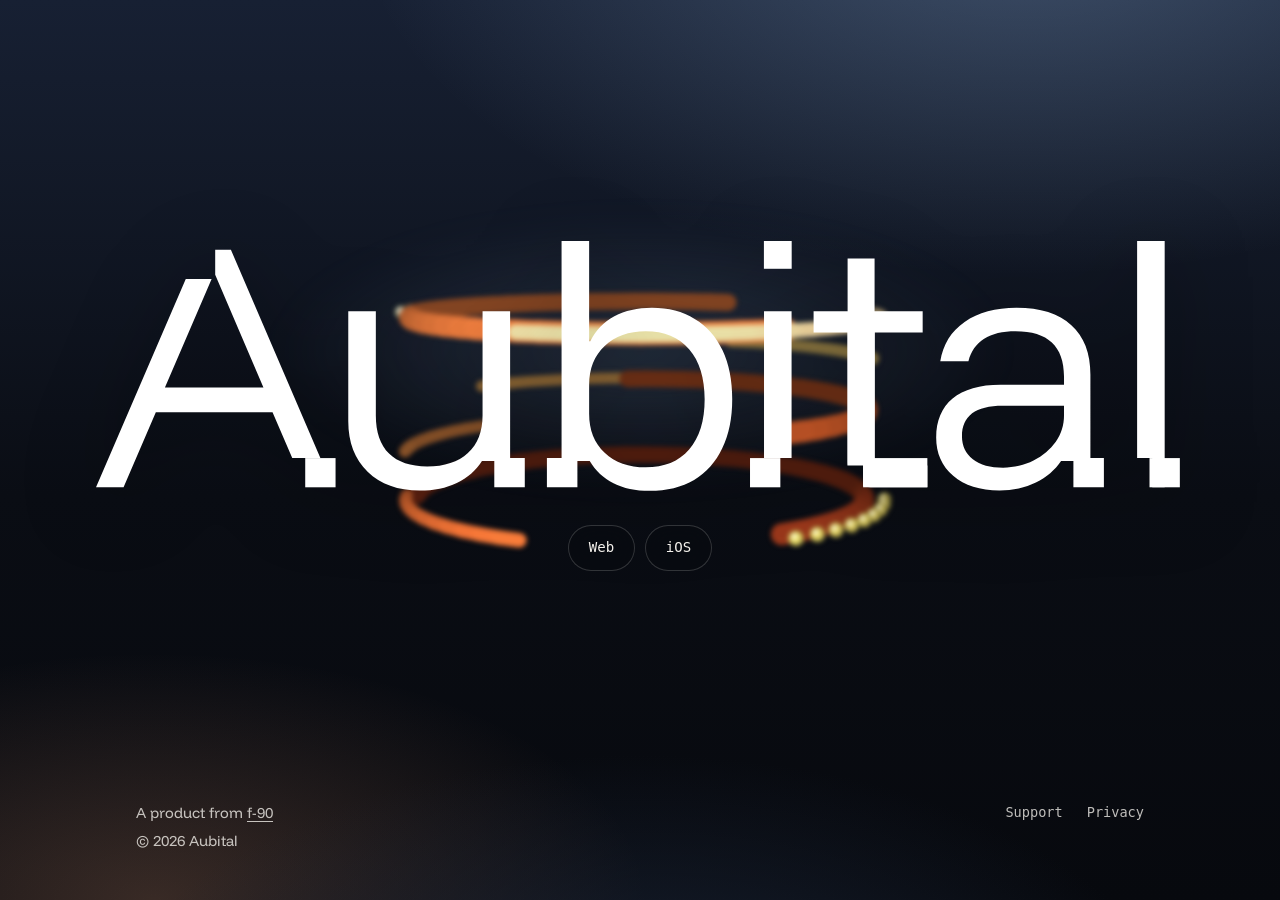
<file: index.html>
<!doctype html>
<html lang="en">
  <head>
    <meta charset="UTF-8" />
    <meta name="viewport" content="width=device-width, initial-scale=1" />
    <title>Aubital</title>
    <meta
      name="description"
      content="Aubital — draw looping melodies on a spinning cylinder. iOS and web."
    />
    <link rel="canonical" href="https://aubital.f-90.co.uk/" />
    <link rel="icon" href="./assets/favicon-32.png" type="image/png" sizes="32x32" />
    <link rel="icon" href="./assets/app-icon-64.png" type="image/png" sizes="64x64" />
    <link rel="apple-touch-icon" href="./assets/apple-touch-icon.png" />
    <link rel="stylesheet" href="./styles.css" />
    <link rel="stylesheet" href="./home.css" />
  </head>
  <body class="home">
    <main>
      <section class="stage" aria-label="Aubital">
        <div class="stageGlow" aria-hidden="true"></div>
        <canvas class="sculpture" aria-hidden="true"></canvas>
        <div class="hero">
          <img
            class="logotype"
            src="./assets/logotype-white.svg"
            width="235"
            height="54"
            alt="Aubital"
          />
          <nav class="ctaRow" aria-label="Get Aubital">
            <a class="glass-pill" href="./web/">Web</a>
            <a
              class="glass-pill"
              href="https://apps.apple.com/app/aubital/id6834113636"
              id="ios-store"
              target="_blank"
              rel="noopener noreferrer"
            >
              iOS
            </a>
          </nav>
        </div>
      </section>
    </main>

    <footer class="siteFooter">
      <div class="frame">
        <div>
          <p>A product from <a href="https://f-90.co.uk">f-90</a></p>
          <p>© <span id="y"></span> Aubital</p>
        </div>
        <nav class="footerLinks" aria-label="Legal">
          <a href="./support/">Support</a>
          <a href="./privacy/">Privacy</a>
        </nav>
      </div>
    </footer>
    <script src="./sculpture.js"></script>
    <script src="./site.js"></script>
  </body>
</html>
</file>
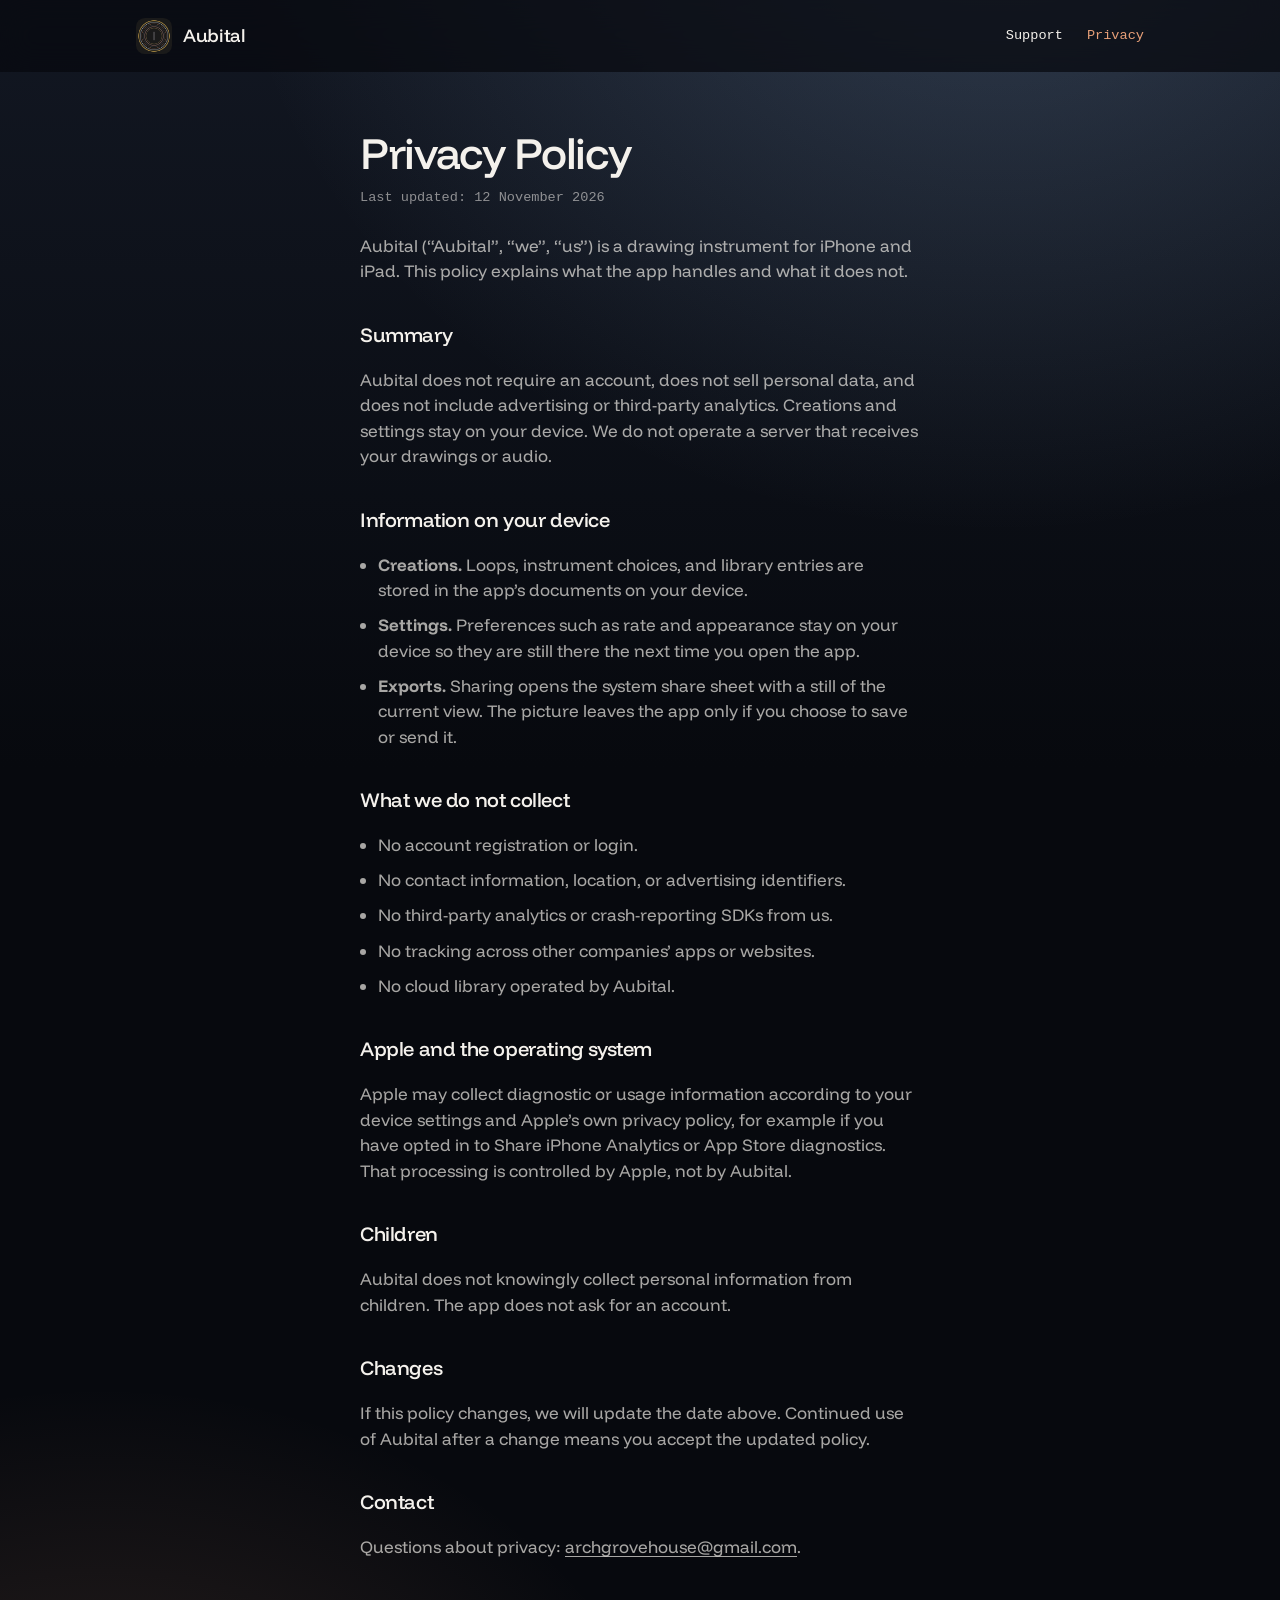
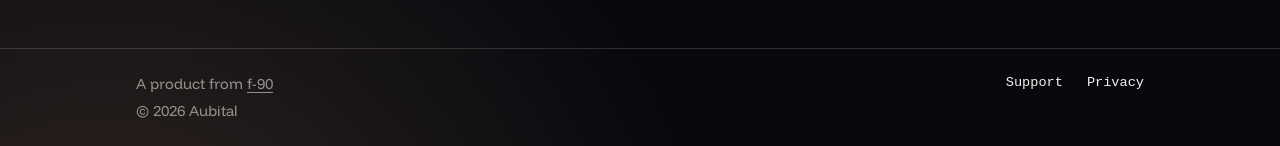
<file: privacy/index.html>
<!doctype html>
<html lang="en">
  <head>
    <meta charset="UTF-8" />
    <meta name="viewport" content="width=device-width, initial-scale=1" />
    <title>Privacy Policy — Aubital</title>
    <meta name="description" content="Privacy policy for Aubital on iOS." />
    <link rel="canonical" href="https://aubital.f-90.co.uk/privacy/" />
    <link rel="icon" href="../assets/favicon-32.png" type="image/png" sizes="32x32" />
    <link rel="icon" href="../assets/app-icon-64.png" type="image/png" sizes="64x64" />
    <link rel="apple-touch-icon" href="../assets/apple-touch-icon.png" />
    <link rel="stylesheet" href="../styles.css" />
  </head>
  <body>
    <header class="siteHeader">
      <div class="frame">
        <a class="brand" href="../">
          <img
            class="brandIcon"
            src="../assets/app-icon-256.png"
            width="256"
            height="256"
            alt=""
          />
          <span class="brandName">Aubital</span>
        </a>
        <nav class="nav" aria-label="Primary">
          <a href="../support/">Support</a>
          <a href="./" aria-current="page">Privacy</a>
        </nav>
      </div>
    </header>

    <main>
      <article class="doc">
        <h1>Privacy Policy</h1>
        <p class="meta">Last updated: 12 November 2026</p>
        <p>
          Aubital (“Aubital”, “we”, “us”) is a drawing instrument for iPhone and
          iPad. This policy explains what the app handles and what it does not.
        </p>

        <h2>Summary</h2>
        <p>
          Aubital does not require an account, does not sell personal data, and
          does not include advertising or third-party analytics. Creations and
          settings stay on your device. We do not operate a server that receives
          your drawings or audio.
        </p>

        <h2>Information on your device</h2>
        <ul>
          <li>
            <strong>Creations.</strong> Loops, instrument choices, and library
            entries are stored in the app’s documents on your device.
          </li>
          <li>
            <strong>Settings.</strong> Preferences such as rate and appearance
            stay on your device so they are still there the next time you open
            the app.
          </li>
          <li>
            <strong>Exports.</strong> Sharing opens the system share sheet with
            a still of the current view. The picture leaves the app only if you
            choose to save or send it.
          </li>
        </ul>

        <h2>What we do not collect</h2>
        <ul>
          <li>No account registration or login.</li>
          <li>No contact information, location, or advertising identifiers.</li>
          <li>No third-party analytics or crash-reporting SDKs from us.</li>
          <li>No tracking across other companies’ apps or websites.</li>
          <li>No cloud library operated by Aubital.</li>
        </ul>

        <h2>Apple and the operating system</h2>
        <p>
          Apple may collect diagnostic or usage information according to your
          device settings and Apple’s own privacy policy, for example if you
          have opted in to Share iPhone Analytics or App Store diagnostics.
          That processing is controlled by Apple, not by Aubital.
        </p>

        <h2>Children</h2>
        <p>
          Aubital does not knowingly collect personal information from
          children. The app does not ask for an account.
        </p>

        <h2>Changes</h2>
        <p>
          If this policy changes, we will update the date above. Continued use
          of Aubital after a change means you accept the updated policy.
        </p>

        <h2>Contact</h2>
        <p>
          Questions about privacy:
          <a href="mailto:archgrovehouse@gmail.com?subject=Aubital%20privacy"
            >archgrovehouse@gmail.com</a
          >.
        </p>
      </article>
    </main>

    <footer class="siteFooter">
      <div class="frame">
        <div>
          <p>A product from <a href="https://f-90.co.uk">f-90</a></p>
          <p>© <span id="y"></span> Aubital</p>
        </div>
        <nav class="footerLinks" aria-label="Legal">
          <a href="../support/">Support</a>
          <a href="./">Privacy</a>
        </nav>
      </div>
    </footer>
    <script src="../site.js"></script>
  </body>
</html>
</file>
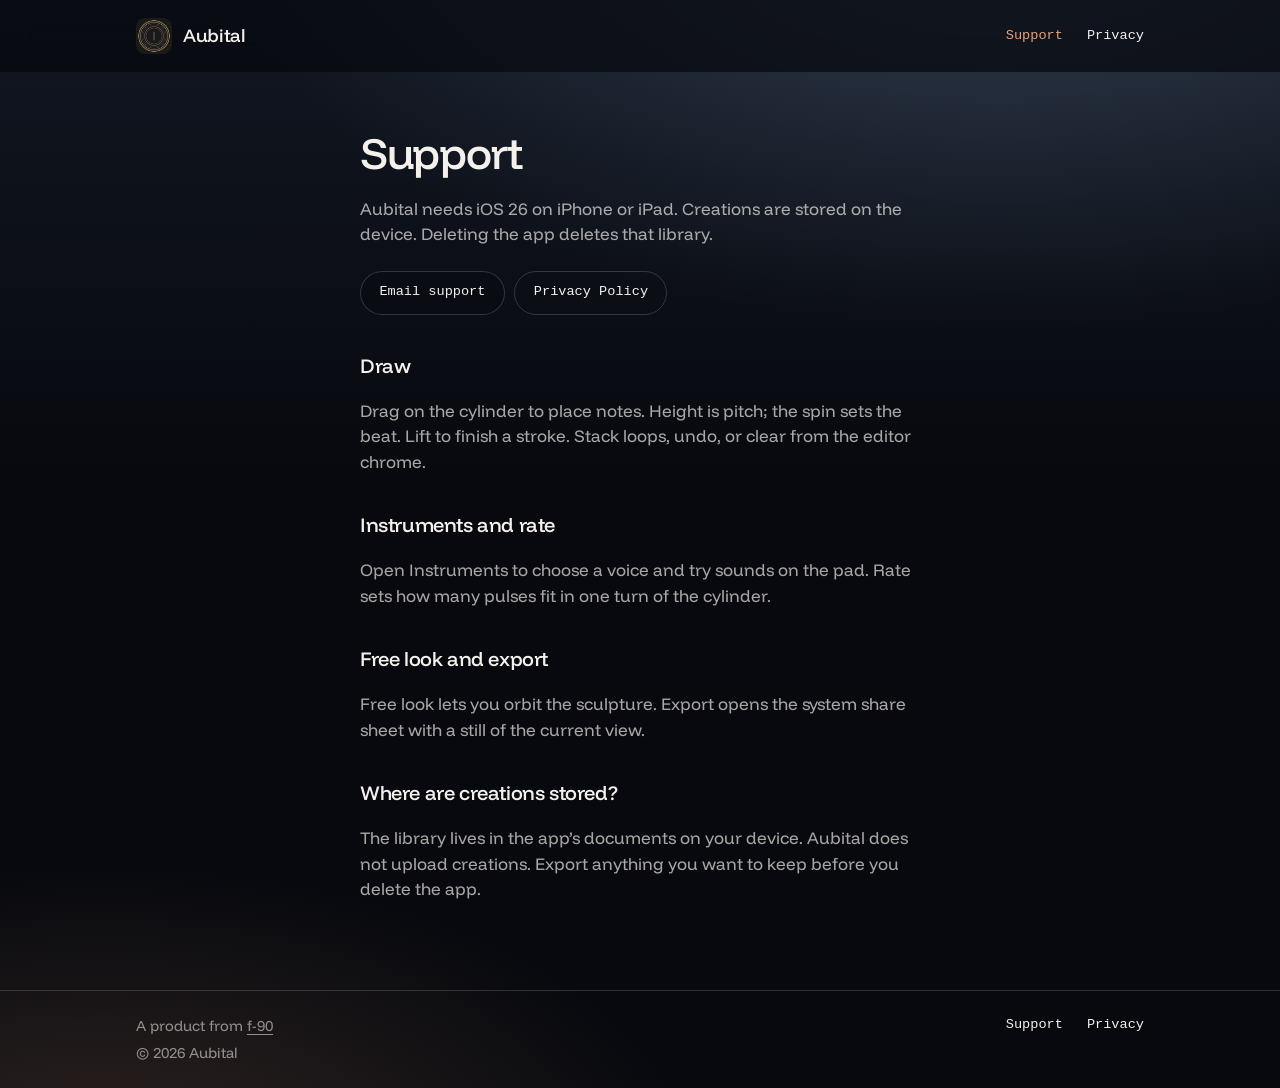
<file: support/index.html>
<!doctype html>
<html lang="en">
  <head>
    <meta charset="UTF-8" />
    <meta name="viewport" content="width=device-width, initial-scale=1" />
    <title>Support — Aubital</title>
    <meta name="description" content="Support and contact for Aubital on iOS." />
    <link rel="canonical" href="https://aubital.f-90.co.uk/support/" />
    <link rel="icon" href="../assets/favicon-32.png" type="image/png" sizes="32x32" />
    <link rel="icon" href="../assets/app-icon-64.png" type="image/png" sizes="64x64" />
    <link rel="apple-touch-icon" href="../assets/apple-touch-icon.png" />
    <link rel="stylesheet" href="../styles.css" />
  </head>
  <body>
    <header class="siteHeader">
      <div class="frame">
        <a class="brand" href="../">
          <img
            class="brandIcon"
            src="../assets/app-icon-256.png"
            width="256"
            height="256"
            alt=""
          />
          <span class="brandName">Aubital</span>
        </a>
        <nav class="nav" aria-label="Primary">
          <a href="./" aria-current="page">Support</a>
          <a href="../privacy/">Privacy</a>
        </nav>
      </div>
    </header>

    <main>
      <article class="doc">
        <h1>Support</h1>
        <p>
          Aubital needs iOS 26 on iPhone or iPad. Creations are stored on the
          device. Deleting the app deletes that library.
        </p>

        <div class="actions">
          <a
            class="button"
            href="mailto:archgrovehouse@gmail.com?subject=Aubital%20support"
          >
            Email support
          </a>
          <a class="button secondary" href="../privacy/">Privacy Policy</a>
        </div>

        <h2>Draw</h2>
        <p>
          Drag on the cylinder to place notes. Height is pitch; the spin sets
          the beat. Lift to finish a stroke. Stack loops, undo, or clear from
          the editor chrome.
        </p>

        <h2>Instruments and rate</h2>
        <p>
          Open Instruments to choose a voice and try sounds on the pad. Rate
          sets how many pulses fit in one turn of the cylinder.
        </p>

        <h2>Free look and export</h2>
        <p>
          Free look lets you orbit the sculpture. Export opens the system share
          sheet with a still of the current view.
        </p>

        <h2>Where are creations stored?</h2>
        <p>
          The library lives in the app’s documents on your device. Aubital does
          not upload creations. Export anything you want to keep before you
          delete the app.
        </p>
      </article>
    </main>

    <footer class="siteFooter">
      <div class="frame">
        <div>
          <p>A product from <a href="https://f-90.co.uk">f-90</a></p>
          <p>© <span id="y"></span> Aubital</p>
        </div>
        <nav class="footerLinks" aria-label="Legal">
          <a href="./">Support</a>
          <a href="../privacy/">Privacy</a>
        </nav>
      </div>
    </footer>
    <script src="../site.js"></script>
  </body>
</html>
</file>
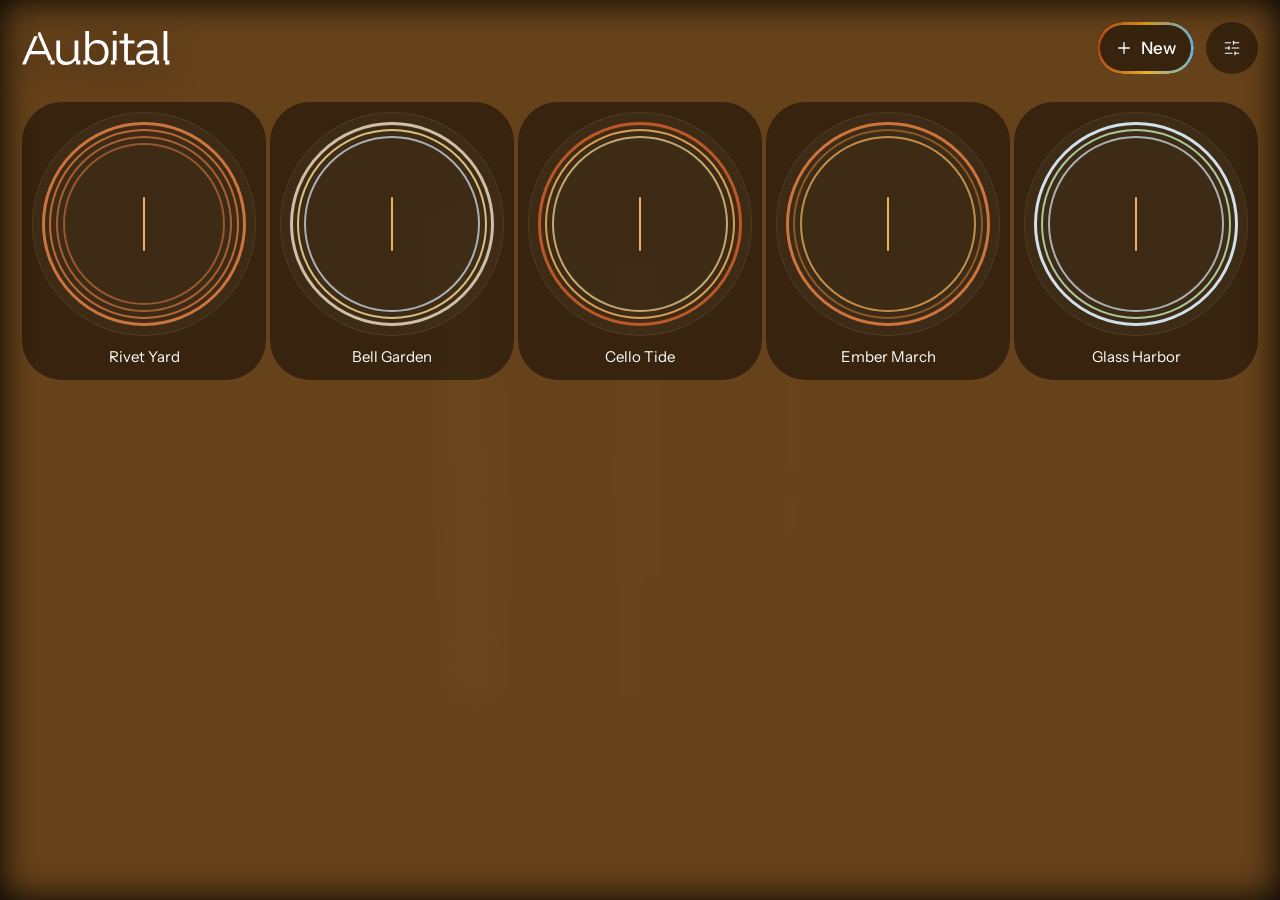
<file: web/index.html>
<!doctype html>
<html lang="en">
  <head>
    <meta charset="UTF-8" />
    <meta
      name="viewport"
      content="width=device-width, initial-scale=1.0, maximum-scale=1.0, user-scalable=no, viewport-fit=cover"
    />
    <meta name="apple-mobile-web-app-capable" content="yes" />
    <meta name="theme-color" content="#000000" />
    <link rel="icon" href="/web/favicon-32.png" type="image/png" sizes="32x32" />
    <link rel="icon" href="/web/app-icon-256.png" type="image/png" sizes="256x256" />
    <link rel="apple-touch-icon" href="/web/apple-touch-icon.png" />
    <title>Aubital</title>
    <script type="module" crossorigin src="/web/assets/index-BCKx7glL.js"></script>
    <link rel="stylesheet" crossorigin href="/web/assets/index-CNUqXvIO.css">
  </head>
  <body>
    <div id="app">
      <canvas id="viewport"></canvas>
      <div id="home" hidden></div>
      <div id="chrome" hidden></div>
      <div id="sheet" hidden></div>
    </div>
  </body>
</html>
</file>
<file: styles.css>
@font-face {
  font-family: "Funnel Display";
  src: url("./fonts/FunnelDisplay.ttf") format("truetype");
  font-weight: 300 800;
  font-style: normal;
  font-display: swap;
}

:root {
  color-scheme: dark;
  --ink: #f4f1ec;
  --ink-dim: rgba(244, 241, 236, 0.68);
  --muted: rgba(244, 241, 236, 0.55);
  --line: rgba(244, 241, 236, 0.16);
  --bg: #07090e;
  --bg-rise: #121722;
  --ember: #e8a078;
  --mist: #8eb0d8;
  --glass: rgba(8, 10, 16, 0.5);
  --glass-strong: rgba(244, 241, 236, 0.92);
  --glass-border: rgba(244, 241, 236, 0.18);
  --space-xs: 0.35rem;
  --space-s: 0.6rem;
  --space-m: 1rem;
  --space-l: 1.5rem;
  --space-xl: 2.25rem;
  --space-2xl: 3.5rem;
  --space-3xl: 5.5rem;
  --radius: 1.25rem;
  --page-pad: clamp(1.25rem, 4vw, 2.5rem);
  --content: 68rem;
  --font: "Funnel Display", "SF Pro Display", "Segoe UI", sans-serif;
  --mono: "SF Pro Mono", "SF Mono", ui-monospace, Menlo, monospace;
  --measure: 40rem;
  font-family: var(--font);
  font-weight: 400;
  font-synthesis: none;
  text-rendering: optimizeLegibility;
  -webkit-font-smoothing: antialiased;
}

*,
*::before,
*::after {
  box-sizing: border-box;
}

html {
  color-scheme: dark;
}

body {
  margin: 0;
  min-height: 100vh;
  color: var(--ink);
  background:
    radial-gradient(110% 70% at 78% -8%, color-mix(in srgb, var(--mist) 26%, transparent), transparent 55%),
    radial-gradient(90% 55% at 8% 108%, color-mix(in srgb, var(--ember) 18%, transparent), transparent 52%),
    linear-gradient(180deg, var(--bg-rise), var(--bg) 44%);
  font-family: var(--font);
  font-size: 1.0625rem;
  font-weight: 400;
  line-height: 1.5;
}

img {
  max-width: 100%;
  height: auto;
}

a {
  color: inherit;
  text-underline-offset: 0.18em;

  &:hover {
    color: var(--ember);
  }

  &:focus-visible {
    outline: 2px solid var(--mist);
    outline-offset: 3px;
  }
}

.frame {
  width: min(100%, var(--content));
  margin-inline: auto;
  padding-inline: var(--page-pad);
}

.siteHeader {
  position: sticky;
  top: 0;
  z-index: 2;
  background: color-mix(in srgb, var(--bg) 72%, transparent);
  backdrop-filter: blur(16px);

  & .frame {
    display: flex;
    align-items: center;
    justify-content: space-between;
    gap: var(--space-m);
    min-height: 4.5rem;
  }
}

.brand {
  display: inline-flex;
  align-items: center;
  gap: 0.7rem;
  color: var(--ink);
  text-decoration: none;

  &:hover {
    color: var(--ink);
  }
}

.brandIcon {
  width: 2.25rem;
  height: 2.25rem;
  border-radius: 0.55rem;
}

.brandName {
  font-size: 1.15rem;
  font-weight: 500;
  letter-spacing: -0.02em;
}

.nav {
  display: flex;
  gap: var(--space-l);
  font-family: var(--mono);
  font-size: 0.85rem;

  & a {
    text-decoration: none;
  }

  & a[aria-current="page"] {
    color: var(--ember);
  }
}

.doc {
  width: min(100%, var(--measure));
  margin: var(--space-2xl) auto var(--space-3xl);
  padding-inline: var(--page-pad);

  & h1 {
    margin: 0 0 var(--space-s);
    font-size: clamp(2rem, 5vw, 2.75rem);
    font-weight: 500;
    letter-spacing: -0.03em;
    line-height: 1.15;
  }

  & h2 {
    margin: var(--space-xl) 0 var(--space-s);
    font-size: 1.25rem;
    font-weight: 500;
    letter-spacing: -0.02em;
  }

  & p,
  & li {
    color: var(--ink-dim);
  }

  & .meta {
    margin: 0 0 var(--space-l);
    font-family: var(--mono);
    font-size: 0.85rem;
    color: var(--muted);
  }

  & ul {
    padding-left: 1.15rem;
  }

  & li + li {
    margin-top: var(--space-s);
  }
}

.actions {
  display: flex;
  flex-wrap: wrap;
  gap: var(--space-s);
  margin: var(--space-l) 0 var(--space-xl);
}

.button {
  display: inline-flex;
  align-items: center;
  justify-content: center;
  min-height: 2.75rem;
  padding: 0.65rem 1.15rem;
  border: 1px solid var(--glass-border);
  border-radius: 999px;
  background: var(--glass);
  color: var(--ink);
  font-family: var(--mono);
  font-size: 0.85rem;
  text-decoration: none;
  backdrop-filter: blur(12px);

  &:hover {
    color: var(--ink);
    border-color: color-mix(in srgb, var(--ink) 40%, transparent);
  }

  &.secondary {
    background: transparent;
  }
}

.siteFooter {
  border-top: 1px solid var(--line);
  padding-block: var(--space-l);

  & .frame {
    display: flex;
    flex-wrap: wrap;
    justify-content: space-between;
    gap: var(--space-l);
  }

  & p {
    margin: 0;
    color: var(--muted);
    font-size: 0.92rem;
  }

  & p + p {
    margin-top: 0.35rem;
  }
}

.footerLinks {
  display: flex;
  gap: var(--space-l);
  font-family: var(--mono);
  font-size: 0.85rem;

  & a {
    text-decoration: none;
  }
}
</file>
<file: home.css>
/* One viewport: brand, CTAs, atmosphere. */

html:has(body.home) {
  height: 100%;
  overflow: hidden;
}

body.home {
  width: 100%;
  height: 100svh;
  overflow: hidden;
  color: var(--ink);

  & a:hover {
    color: var(--ink);
  }

  & .siteFooter {
    position: absolute;
    inset: auto 0 0;
    z-index: 2;
    border-top: 0;
    background: transparent;

    & .frame {
      padding-block: var(--space-l);
    }

    & p,
    & a {
      color: color-mix(in srgb, var(--ink) 78%, transparent);
    }

    & a:hover {
      color: var(--ink);
    }
  }
}

.stage {
  position: relative;
  width: 100%;
  height: 100svh;
  overflow: hidden;
  background:
    radial-gradient(70% 55% at 50% 118%, #1a2436 0%, transparent 62%),
    radial-gradient(90% 70% at 80% -10%, color-mix(in srgb, var(--mist) 34%, transparent), transparent 58%),
    radial-gradient(70% 50% at 12% 100%, color-mix(in srgb, var(--ember) 22%, transparent), transparent 55%),
    linear-gradient(180deg, #172033 0%, #0a0d14 55%, #07090e 100%);
}

.stageGlow {
  position: absolute;
  inset: 18% 10% auto;
  height: 42%;
  border-radius: 50%;
  background: radial-gradient(closest-side, color-mix(in srgb, var(--mist) 18%, transparent), transparent 72%);
  filter: blur(18px);
  pointer-events: none;
  animation: drift 12s ease-in-out infinite alternate;
}

.sculpture {
  position: absolute;
  inset: 0;
  width: 100%;
  height: 100%;
  pointer-events: none;
  filter: blur(2.5px);
}

.hero {
  position: absolute;
  inset: 0;
  z-index: 1;
  display: grid;
  place-content: center;
  justify-items: center;
  gap: var(--space-l);
  padding: var(--page-pad);
  padding-bottom: max(8rem, calc(env(safe-area-inset-bottom, 0px) + 7rem));
  text-align: center;
}

.logotype {
  width: 85vw;
  height: auto;
  filter: drop-shadow(0 10px 40px rgb(0 0 0 / 35%));
}

.ctaRow {
  display: flex;
  flex-wrap: wrap;
  justify-content: center;
  gap: var(--space-s);
  margin-top: var(--space-s);
}

.glass-pill {
  display: inline-flex;
  align-items: center;
  justify-content: center;
  min-height: 2.85rem;
  padding: 0.7rem 1.25rem;
  border: 1px solid var(--glass-border);
  border-radius: 999px;
  background: color-mix(in srgb, var(--glass) 80%, transparent);
  color: var(--ink);
  font-family: var(--mono);
  font-size: 0.88rem;
  text-decoration: none;
  backdrop-filter: blur(14px);
  transition: border-color 180ms ease, transform 180ms ease;

  &:hover {
    color: var(--ink);
    border-color: color-mix(in srgb, var(--ink) 42%, transparent);
    transform: translateY(-1px);
  }
}

@keyframes drift {
  from {
    transform: translate3d(-2%, 0, 0) scale(1);
  }
  to {
    transform: translate3d(3%, 2%, 0) scale(1.06);
  }
}

@media (prefers-reduced-motion: reduce) {
  .stageGlow {
    animation: none;
  }
}
</file>
<file: web/assets/index-CNUqXvIO.css>
@font-face{font-family:Instrument Sans;src:url(/web/assets/InstrumentSans-s12UeAcm.ttf)format("truetype");font-weight:400 700;font-style:normal;font-display:swap}:root{--lightningcss-light: ;--lightningcss-dark:initial;color-scheme:dark;--ink:#fff;--ink-dim:#ffffffa6;--ink-faint:#ffffff73;--ink-muted:#ffffff5c;--glass:#00000073;--glass-strong:#ffffffeb;--glass-border:#ffffff2e;--panel-fill:#121212eb;--selected-fill:#fff;--selected-ink:#000;--panel-radius:40px;--settings-width:680px;--scrim:#0000001f;--page-blur:18px;--seam:#ffbc61eb;--metal-0:#d49214;--metal-1:#6aafdf;--metal-2:#e8b22e;--metal-3:#a84416;--tooltip-fill:#141416f5;--gap:14px;--icon:52px;--chrome-top:22px;--chrome-edge:20px;--chrome-bottom:52px;--sample-top:calc(var(--safe-top) + var(--chrome-top) + var(--icon) + var(--gap));--sample-right:calc(var(--safe-right) + var(--chrome-edge));--sample-bottom:calc(var(--safe-bottom) + var(--chrome-bottom) + var(--icon) + var(--gap));--sample-left:calc(var(--safe-left) + var(--chrome-edge));--sample-border:color-mix(in srgb, var(--ink) 40%, transparent);--safe-top:env(safe-area-inset-top,0px);--safe-bottom:env(safe-area-inset-bottom,0px);--safe-left:env(safe-area-inset-left,0px);--safe-right:env(safe-area-inset-right,0px);--font:"Instrument Sans", system-ui, sans-serif;--font-mono:"SF Pro Mono", "SF Mono", ui-monospace, Menlo, monospace;font-family:var(--font);font-synthesis:none;text-rendering:optimizelegibility;-webkit-font-smoothing:antialiased;font-weight:400}*{box-sizing:border-box;font-family:inherit;font-weight:inherit}button,input,select,textarea{font:inherit;font-weight:400}[hidden]{display:none!important}html,body,#app{touch-action:none;-webkit-user-select:none;user-select:none;background:#000;width:100%;height:100%;margin:0;overflow:hidden}#viewport{width:100%;height:100%;display:block;position:absolute;inset:0}#viewport.sample-cursor{cursor:crosshair}#viewport{filter:blur();transition:filter .45s ease-in-out,opacity .45s ease-in-out}#app:has(#home[data-phase=in]) #viewport{filter:blur(var(--page-blur))}#app:has(#sheet.sheet-open) #viewport,#app:has(#sheet.sheet-open) #sample-grid,#app:has(#sheet.sheet-open) #chrome{filter:blur(var(--page-blur))}#home{z-index:6;pointer-events:none;opacity:0;transition:opacity .45s ease-in-out;position:absolute;inset:0}#home[data-phase=in]{opacity:1}#chrome{pointer-events:none;z-index:2;opacity:0;filter:blur();transition:opacity .45s ease-in-out,filter .45s ease-in-out;position:absolute;inset:0}#chrome[data-phase=in]{opacity:1}#chrome .hit{pointer-events:auto}.chrome-faded #chrome .fadeable{opacity:0;pointer-events:none;transition:opacity .35s ease-out}#sheet{z-index:5;pointer-events:none;padding:calc(var(--safe-top) + 16px) 16px calc(var(--safe-bottom) + 16px);flex-direction:column;justify-content:center;align-items:center;display:flex;position:absolute;inset:0}#sheet [data-card]{width:min(100%,460px)}#sheet [data-card]:has([data-done]){width:min(100%, var(--settings-width))}#sheet [data-card]{z-index:1;flex-direction:column;min-width:0;min-height:0;max-height:100%;display:flex;position:relative}#sheet.sheet-open{pointer-events:auto}.sheet-scrim{background:var(--scrim);cursor:pointer;opacity:0;transition:opacity .18s;position:absolute;inset:0}.sheet-open .sheet-scrim{opacity:1}.sheet-card{z-index:1;border-radius:var(--panel-radius);background:var(--panel-fill);-webkit-backdrop-filter:blur(28px)saturate(.6);width:100%;max-width:460px;color:var(--ink);pointer-events:auto;opacity:0;border:0;max-height:100%;margin:0 auto;padding:20px 22px 22px;transition:opacity .18s,transform .2s cubic-bezier(.22,1,.36,1);position:relative;overflow:hidden auto;transform:translateY(14px)}.sheet-open .sheet-card{opacity:1;transform:translate(0,0)}.glass-btn,.glass-pill{appearance:none;color:var(--ink);background:var(--glass);-webkit-backdrop-filter:blur(18px)saturate(.6);cursor:pointer;border:0;justify-content:center;align-items:center;gap:6px;transition:transform .12s,background .16s,color .16s;display:inline-flex}.glass-btn{width:var(--icon);height:var(--icon);flex:0 0 var(--icon);border-radius:999px}.glass-btn .btn-icon{stroke:currentColor;fill:none;stroke-linecap:round;stroke-linejoin:round;stroke-width:1.5px;pointer-events:none;flex:0 0 18px;width:18px;height:18px;display:block}.glass-btn.selected{background:var(--selected-fill);color:var(--selected-ink);box-shadow:none;-webkit-backdrop-filter:none}.glass-btn:active{transform:scale(.96)}.glass-btn:disabled{opacity:.35;cursor:default}.glass-pill{height:var(--icon);border-radius:999px;padding:0 18px;font-size:15px;font-weight:400}.glass-pill.selected{background:var(--selected-fill);color:var(--selected-ink);box-shadow:none;-webkit-backdrop-filter:none}.glass-pill:active{transform:scale(.96)}.choice-row{background:var(--glass);border-radius:999px;align-items:stretch;gap:2px;width:100%;min-width:0;padding:3px;display:flex;container-type:inline-size}.choice{appearance:none;min-width:0;color:var(--ink-faint);cursor:pointer;text-align:center;white-space:nowrap;background:0 0;border:0;border-radius:999px;flex:1 1 0;padding:8px 2px;font-size:clamp(12px,3.5cqi,15px);font-weight:400;line-height:1.2}.choice.selected{background:var(--selected-fill);color:var(--selected-ink)}@media (hover:hover) and (pointer:fine){.choice:hover:not(.selected){background:color-mix(in srgb, var(--ink) 10%, transparent);color:var(--ink)}}.field{gap:8px;margin-top:18px;display:grid}.field:first-child{margin-top:0}.field label{color:var(--ink-faint);justify-content:space-between;font-size:13px;font-weight:400;display:flex}.field input[type=range]{accent-color:#ffffffc7;width:100%;min-width:0;max-width:100%}.sheet-section-label{color:var(--ink-faint);margin:0 0 8px;font-size:13px;font-weight:400}@property --border-angle{syntax:"<angle>";inherits:false;initial-value:0deg}@keyframes spinBorder{to{--border-angle:360deg}}.glass-btn,.glass-pill,.metal-ring{position:relative}:is(.glass-btn,.glass-pill,.metal-ring):before{content:"";z-index:1;border-radius:inherit;background:conic-gradient(from var(--border-angle,0deg), var(--hover-metal-0,#ffbd66), var(--hover-metal-1,#dbefff), var(--hover-metal-2,#ffe69e), var(--hover-metal-3,#c75c29), var(--hover-metal-0,#ffbd66));-webkit-mask-composite:xor;opacity:0;pointer-events:none;padding:4.6px;transition:opacity .16s;animation:2.5s linear infinite spinBorder;position:absolute;inset:0;-webkit-mask-image:linear-gradient(#000 0 0),linear-gradient(#000 0 0);mask-image:linear-gradient(#000 0 0),linear-gradient(#000 0 0);-webkit-mask-position:0 0,0 0;mask-position:0 0,0 0;-webkit-mask-size:auto,auto;mask-size:auto,auto;-webkit-mask-repeat:repeat,repeat;mask-repeat:repeat,repeat;-webkit-mask-clip:content-box,border-box;mask-clip:content-box,border-box;-webkit-mask-origin:content-box,border-box;mask-origin:content-box,border-box;-webkit-mask-composite:xor;mask-composite:exclude;-webkit-mask-source-type:auto,auto;mask-mode:match-source,match-source}@media (hover:hover) and (pointer:fine){:is(.glass-btn,.glass-pill,.metal-ring):hover:not(:disabled):before{opacity:1}}.draw-hint{color:var(--ink-muted);pointer-events:none;z-index:1;font-size:34px;font-weight:400;position:absolute;top:50%;left:50%;transform:translate(-50%,-50%)}._panel_17b4d_1{--option-fill:#ffffff1a;--option-ink:#ffffff8c;--pad-fill:#ffffff0f;--pad-dot:#ffffff38;--pad-edge:#ffffff1f;flex-direction:column;gap:18px;width:100%;max-width:460px;display:flex}._grid_17b4d_14{grid-template-columns:repeat(3,minmax(0,1fr));gap:8px;display:grid}._option_17b4d_20{appearance:none;background:var(--option-fill);width:100%;min-width:0;color:var(--option-ink);text-align:center;white-space:nowrap;cursor:pointer;border:0;border-radius:999px;padding:12px 6px;font-size:15px;font-weight:400;line-height:1}._option_17b4d_20._selected_17b4d_36{background:var(--selected-fill);color:var(--selected-ink)}._pad_17b4d_42{touch-action:none;cursor:crosshair;background-color:var(--pad-fill);background-image:radial-gradient(circle, var(--pad-dot) .75px, transparent .85px);height:100px;box-shadow:inset 0 0 0 1px var(--pad-edge);background-position:5px 5px;background-size:10px 10px;border-radius:18px;position:relative;overflow:hidden}._glow_17b4d_56{--glow:#fff;pointer-events:none;background:radial-gradient(circle, color-mix(in srgb, var(--glow) 58%, transparent) 0%, color-mix(in srgb, var(--glow) 34%, transparent) 36%, color-mix(in srgb, var(--glow) 12%, transparent) 68%, transparent 100%);border-radius:999px;width:40px;height:40px;margin:-20px 0 0 -20px;position:absolute}._glow_17b4d_56:after{content:"";width:8px;height:8px;box-shadow:0 0 6px var(--glow);background:#ffffffd9;border-radius:999px;margin:-4px 0 0 -4px;position:absolute;top:50%;left:50%}._panel_z986o_1{width:100%;max-width:460px}._panel_be52q_1{width:100%;max-width:var(--settings-width);border-radius:var(--panel-radius);background:var(--panel-fill);-webkit-backdrop-filter:blur(28px)saturate(.6);min-width:0;min-height:0;max-height:100%;color:var(--ink);gap:22px;padding:0 22px 22px;display:grid;overflow:hidden auto}._panel_be52q_1>*{min-width:0;max-width:100%}._panel_be52q_1>._bar_be52q_23{max-width:none}._panel_be52q_1>.field{margin-top:0}.sheet-card._panel_be52q_1{max-width:var(--settings-width);background:var(--panel-fill);padding:0 22px 22px}._bar_be52q_23{z-index:2;justify-content:flex-end;width:100%;margin:0;padding:14px 0 0;display:flex;position:sticky;top:0}._done_be52q_49{appearance:none;background:var(--selected-fill);height:36px;color:var(--selected-ink);cursor:pointer;border:0;border-radius:999px;padding:0 16px;font-size:15px;font-weight:500}@media (hover:hover) and (pointer:fine){._done_be52q_49:hover{background:color-mix(in srgb, var(--selected-fill) 88%, var(--ink))}}._skyRow_be52q_68{flex-wrap:wrap;gap:10px 8px;width:100%;min-width:0;display:flex}._sky_be52q_68{appearance:none;color:var(--ink-faint);cursor:pointer;background:0 0;border:0;flex-direction:column;flex:none;align-items:center;gap:6px;padding:0;display:flex}._sky_be52q_68 ._swatch_be52q_89{border-radius:10px;width:44px;height:44px}._sky_be52q_68._selected_be52q_95{color:var(--ink)}._sky_be52q_68 span{font-size:12px;font-weight:400}._top_1t1fy_1{top:calc(var(--safe-top) + var(--chrome-top));left:calc(var(--safe-left) + var(--chrome-edge));right:calc(var(--safe-right) + var(--chrome-edge));pointer-events:none;justify-content:space-between;align-items:center;gap:14px;display:flex;position:absolute}._top_1t1fy_1 ._hit_1t1fy_12{pointer-events:auto}._topRight_1t1fy_17{align-items:center;gap:14px;display:flex}._bottom_1t1fy_23{left:calc(var(--safe-left) + 16px);right:calc(var(--safe-right) + 16px);bottom:calc(var(--safe-bottom) + var(--chrome-bottom));pointer-events:none;flex-direction:column;align-items:stretch;gap:18px;transition:opacity .35s ease-out;display:flex;position:absolute}._bottom_1t1fy_23 ._hit_1t1fy_12{pointer-events:auto}._bottomRow_1t1fy_40{flex-wrap:nowrap;justify-content:center;align-items:flex-end;gap:14px;display:flex}._rateBtn_1t1fy_48{border-radius:999px;width:52px;height:52px;font-size:15px;font-weight:400}._watchRow_1t1fy_56{justify-content:center;gap:14px;display:flex}._tip_d5f1b_1{z-index:40;background:var(--tooltip-fill);color:var(--ink);white-space:nowrap;pointer-events:none;border-radius:999px;margin:0;padding:7px 10px;font-size:13px;font-weight:500;line-height:1;position:fixed}._root_jtd9n_1{pointer-events:none;color:var(--ink);flex-direction:column;display:flex;position:absolute;inset:0}._header_jtd9n_10{z-index:2;padding:calc(var(--safe-top) + 22px) 22px 0;pointer-events:none;filter:blur();transition:transform .2s,opacity .2s,filter .2s;position:absolute;top:0;left:0;right:0}._header_jtd9n_10 button{pointer-events:auto}._header_jtd9n_10._collapsed_jtd9n_28{z-index:0}._titleRow_jtd9n_33{align-items:center;gap:12px;display:flex}._title_jtd9n_33{min-width:0;color:var(--ink);filter:drop-shadow(0 6px 18px #00000073);flex:1;margin:0;line-height:0}._title_jtd9n_33 svg{width:auto;max-width:100%;height:34px;display:block}._newBtn_jtd9n_55{appearance:none;height:var(--icon);white-space:nowrap;width:auto;color:var(--ink);background:var(--glass);-webkit-backdrop-filter:blur(18px)saturate(.6);cursor:pointer;border:0;border-radius:999px;flex:none;justify-content:center;align-items:center;gap:8px;padding:0 18px;font-size:17px;font-weight:500;display:inline-flex;position:relative;overflow:hidden}._newBtn_jtd9n_55:before{content:"";border-radius:inherit;background:conic-gradient(from var(--border-angle,0deg), var(--metal-0), var(--metal-1), var(--metal-2), var(--metal-3), var(--metal-0));-webkit-mask-composite:xor;pointer-events:none;padding:3.1px;transition:padding .16s;animation:2.5s linear infinite _spinBorder_jtd9n_1;position:absolute;inset:0;-webkit-mask-image:linear-gradient(#000 0 0),linear-gradient(#000 0 0);mask-image:linear-gradient(#000 0 0),linear-gradient(#000 0 0);-webkit-mask-position:0 0,0 0;mask-position:0 0,0 0;-webkit-mask-size:auto,auto;mask-size:auto,auto;-webkit-mask-repeat:repeat,repeat;mask-repeat:repeat,repeat;-webkit-mask-clip:content-box,border-box;mask-clip:content-box,border-box;-webkit-mask-origin:content-box,border-box;mask-origin:content-box,border-box;-webkit-mask-composite:xor;mask-composite:exclude;-webkit-mask-source-type:auto,auto;mask-mode:match-source,match-source}@media (hover:hover) and (pointer:fine){._newBtn_jtd9n_55:hover:before{padding:4.6px}}._newBtn_jtd9n_55 .btn-icon{stroke:currentColor;fill:none;stroke-width:1.75px;width:18px;height:18px}@keyframes _spinBorder_jtd9n_1{to{--border-angle:360deg}}._scroll_jtd9n_132{z-index:1;pointer-events:auto;-webkit-overflow-scrolling:touch;scrollbar-width:none;filter:blur();transition:filter .45s ease-in-out;position:absolute;inset:0;overflow:hidden auto}._scroll_jtd9n_132::-webkit-scrollbar{display:none}._scroll_jtd9n_132._onTop_jtd9n_148{z-index:2}._spacer_jtd9n_153{height:calc(var(--safe-top) + 22px + var(--icon) + 28px);pointer-events:none}._grid_jtd9n_158{--card-min:220px;grid-template-columns:repeat(auto-fill, minmax(var(--card-min), 1fr));gap:4px;padding:0 22px 48px;display:grid}@media (width<=700px){._grid_jtd9n_158{grid-template-columns:repeat(2,minmax(0,1fr))}}._cell_jtd9n_170{appearance:none;background:var(--glass);-webkit-backdrop-filter:blur(18px)saturate(.6);color:var(--ink);cursor:pointer;text-align:center;border:0;border-radius:40px;flex-direction:column;align-items:center;gap:12px;padding:10px 10px 14px;display:flex}._cell_jtd9n_170.metal-ring:before{padding:5.6px}@media (hover:hover) and (pointer:fine){._cell_jtd9n_170:hover ._layer_jtd9n_191,._cell_jtd9n_170:focus-visible ._layer_jtd9n_191{border-color:#0000}:is(._cell_jtd9n_170:hover ._layer_jtd9n_191,._cell_jtd9n_170:focus-visible ._layer_jtd9n_191):before{opacity:1;animation-play-state:running}}._preview_jtd9n_203{aspect-ratio:1;place-items:center;width:100%;display:grid;position:relative}._preview_jtd9n_203 ._ringBase_jtd9n_210{background:#ffffff08;border:1px solid #ffffff14;border-radius:999px;position:absolute;inset:0}._preview_jtd9n_203 ._layer_jtd9n_191{--ring-width:2px;border-style:solid;border-color:currentColor;border-width:var(--ring-width);pointer-events:none;border-radius:999px;transition:border-color .2s;position:absolute}._preview_jtd9n_203 ._layer_jtd9n_191:before{content:"";inset:calc(var(--ring-width) * -1);border-radius:inherit;padding:var(--ring-width);background:conic-gradient(from var(--border-angle,0deg), var(--hover-metal-0,#ffbd66), var(--hover-metal-1,#dbefff), var(--hover-metal-2,#ffe69e), var(--hover-metal-3,#c75c29), var(--hover-metal-0,#ffbd66));-webkit-mask-composite:xor;opacity:0;pointer-events:none;transition:opacity .2s;animation:2.6s linear infinite paused _spinBorder_jtd9n_1;position:absolute;-webkit-mask-image:linear-gradient(#000 0 0),linear-gradient(#000 0 0);mask-image:linear-gradient(#000 0 0),linear-gradient(#000 0 0);-webkit-mask-position:0 0,0 0;mask-position:0 0,0 0;-webkit-mask-size:auto,auto;mask-size:auto,auto;-webkit-mask-repeat:repeat,repeat;mask-repeat:repeat,repeat;-webkit-mask-clip:content-box,border-box;mask-clip:content-box,border-box;-webkit-mask-origin:content-box,border-box;mask-origin:content-box,border-box;-webkit-mask-composite:xor;mask-composite:exclude;-webkit-mask-source-type:auto,auto;mask-mode:match-source,match-source}._preview_jtd9n_203 ._layer_jtd9n_191:nth-child(3):before{animation-duration:3.8s;animation-direction:reverse}._preview_jtd9n_203 ._layer_jtd9n_191:nth-child(4):before{animation-duration:3.1s}._preview_jtd9n_203 ._layer_jtd9n_191:nth-child(5):before{animation-duration:4.6s;animation-direction:reverse}@media (prefers-reduced-motion:reduce){._preview_jtd9n_203 ._layer_jtd9n_191:before{animation:none}}._preview_jtd9n_203 ._seam_jtd9n_278{background:var(--seam);z-index:1;border-radius:999px;width:2.5px;height:54px;position:relative}._name_jtd9n_288{text-overflow:ellipsis;white-space:nowrap;max-width:100%;padding:0 6px;font-size:15px;font-weight:400;line-height:1.2;overflow:hidden}._settingsHost_jtd9n_299{z-index:4;padding:calc(var(--safe-top) + 16px) 16px calc(var(--safe-bottom) + 16px);pointer-events:none;flex-direction:column;justify-content:center;align-items:center;display:flex;position:absolute;inset:0}._settingsHost_jtd9n_299._open_jtd9n_313{pointer-events:auto}._settingsHost_jtd9n_299 [data-panel]{width:min(100%, var(--settings-width));z-index:1;flex-direction:column;min-width:0;min-height:0;max-height:100%;display:flex;position:relative;overflow:hidden}._root_jtd9n_1:has(._settingsHost_jtd9n_299._open_jtd9n_313)>:not(._settingsHost_jtd9n_299){filter:blur(var(--page-blur))}._settingsScrim_jtd9n_336{background:var(--scrim);cursor:pointer;position:absolute;inset:0}._menu_jtd9n_343{z-index:20;min-width:140px;box-shadow:inset 0 0 0 1px var(--glass-border);pointer-events:auto;background:#141416f5;border-radius:14px;flex-direction:column;gap:2px;padding:6px;display:flex;position:fixed}._menu_jtd9n_343 button{appearance:none;color:var(--ink);text-align:left;cursor:pointer;background:0 0;border:0;border-radius:10px;padding:10px 12px;font-size:15px}._danger_jtd9n_369{color:#ff8f8f}._renameDialog_jtd9n_373{z-index:30;pointer-events:auto;background:#00000073;place-items:center;padding:24px;display:grid;position:fixed;inset:0}._renameDialog_jtd9n_373 h3{margin:0;font-size:17px;font-weight:400}._renameDialog_jtd9n_373 p{color:var(--ink-faint);margin:0;font-size:13px}._renameDialog_jtd9n_373 input{width:100%;color:var(--ink);background:#ffffff14;border:0;border-radius:12px;outline:none;padding:12px 14px}._card_jtd9n_406{border-radius:var(--panel-radius);background:#121214f5;gap:14px;width:min(360px,100%);padding:20px;display:grid}._actions_jtd9n_415{justify-content:flex-end;gap:8px;display:flex}._grid_1gpg9_1{--dot-space:10px;--dot-size:1.5px;--dot:color-mix(in srgb, var(--ink) 22%, transparent);top:var(--sample-top);right:var(--sample-right);bottom:var(--sample-bottom);left:var(--sample-left);z-index:1;pointer-events:none;visibility:hidden;border:1px solid var(--sample-border);border-radius:var(--panel-radius);background-clip:padding-box;background-image:radial-gradient(circle, var(--dot) 0, var(--dot) calc(var(--dot-size) / 2), transparent calc(var(--dot-size) / 2 + .5px));background-size:var(--dot-space) var(--dot-space);background-position:calc(var(--dot-space) / 2) calc(var(--dot-space) / 2);position:absolute;overflow:hidden}._grid_1gpg9_1._on_1gpg9_27{visibility:visible}._glow_1gpg9_32{--glow:var(--ink);--glow-in:.22s;pointer-events:none;opacity:0;width:40px;height:40px;transition:opacity var(--glow-in) ease;border-radius:999px;margin:-20px 0 0 -20px;position:absolute}._glow_1gpg9_32._live_1gpg9_44{opacity:1}._glow_1gpg9_32._live_1gpg9_44:before{animation:1.6s ease-in-out infinite _glowPulse_1gpg9_1}._glow_1gpg9_32:before{content:"";border-radius:inherit;background:radial-gradient(circle, color-mix(in srgb, var(--glow) 58%, transparent) 0%, color-mix(in srgb, var(--glow) 34%, transparent) 36%, color-mix(in srgb, var(--glow) 12%, transparent) 68%, transparent 100%);position:absolute;inset:0}._glow_1gpg9_32:after{content:"";width:8px;height:8px;box-shadow:0 0 6px var(--glow);background:#ffffffd9;border-radius:999px;margin:-4px 0 0 -4px;position:absolute;top:50%;left:50%}@keyframes _glowPulse_1gpg9_1{0%,to{opacity:.7;transform:scale(.86)}50%{opacity:1;transform:scale(1.28)}}
</file>
